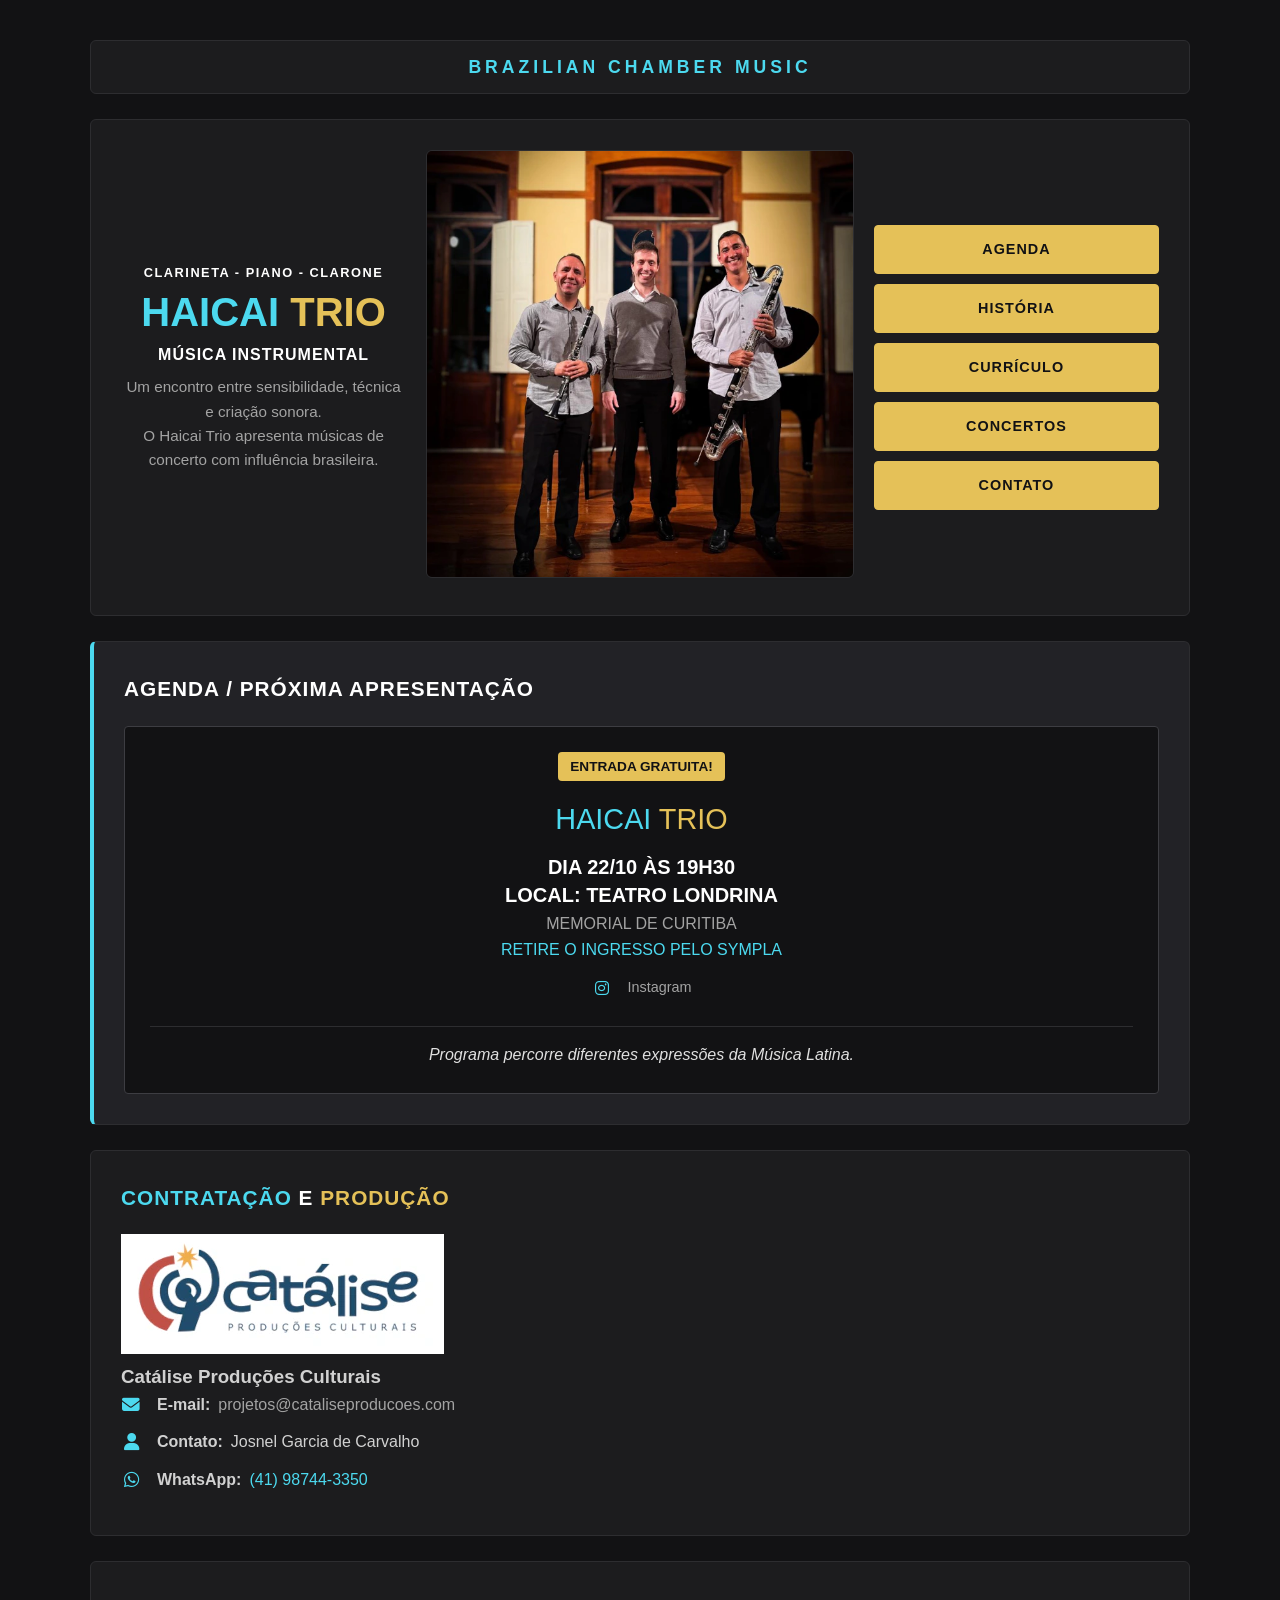
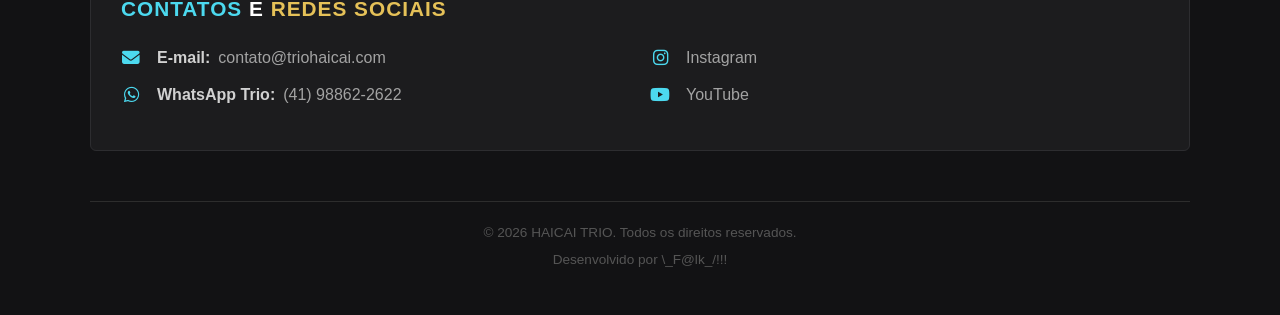
<file: index.html>
<!DOCTYPE html>
<html lang="pt-BR">
<head>
    <meta charset="UTF-8">
    <meta name="viewport" content="width=device-width, initial-scale=1.0">
    <title>HAICAI TRIO - Website Oficial</title>
    <!-- Substitua o link do Font Awesome por este atualizado e estável -->
    <link rel="stylesheet" href="https://cdnjs.cloudflare.com/ajax/libs/font-awesome/6.7.2/css/all.min.css">
    <link rel="stylesheet" href="style.css">
</head>
<body class="bg-dark">

<div class="container">

    <!-- Tarja de Cabeçalho Superior -->
    <div class="top-stripe">
        <h3>Brazilian Chamber Music</h3>
    </div>

<section class="top-section-box">

    <!-- Topo Tripartido -->
    <header class="top-layout">
        
        <!-- Coluna 1: Identificação -->
        <div class="brand-box">
         <span class="instruments-tag">clarineta - piano - clarone</span>
        <h1>HAICAI <span class="gold-text">TRIO</span></h1>
         <p class="subtitle">Música Instrumental</p>
         <p class="description-text">Um encontro entre sensibilidade, técnica e criação sonora.</p>
         <p class="description-text">O Haicai Trio apresenta músicas de concerto com influência brasileira.</p>
        </div>

        <!-- Coluna 2: Banner Centralizado -->
        <div class="banner-box">
            <img src="banner.jpg.webp" alt="Banner HAICAI TRIO" class="header-banner">
        </div>

        <!-- Coluna 3: Links Flutuantes à Direita -->
        <nav class="nav-box">
            <a href="#agenda" class="nav-btn">Agenda</a>
            <a href="historia/index.html" class="nav-btn">História</a>
            <a href="curriculo/index.html" class="nav-btn">Currículo</a>
            <a href="concertos/index.html" class="nav-btn">Concertos</a>
            <a href="#contato" class="nav-btn">Contato</a>
        </nav>

    </header>
</section>

   <!-- Seção de Agenda -->
    <section id="agenda" class="featured-event">
    <h2>Agenda / Próxima Apresentação</h2>
    <div class="event-box">
        <span class="event-badge">Entrada Gratuita!</span>
        <div class="event-title">HAICAI <span class="gold-text">TRIO</span></div>
        
        <div class="event-details">
            Dia 22/10 às 19h30 <br> 
            Local: Teatro Londrina <br> 
            <div style="font-size: 1rem; color: #a3a3a3; font-weight: normal; margin-top: 4px;">Memorial de Curitiba</div>
            <div style="font-size: 1rem; color: #4cd9ef; font-weight: normal; margin-top: 4px;">Retire o Ingresso pelo Sympla</div>
        </div>

        <!-- Bloco do Instagram Centralizado e Reduzido -->
        <div style="display: flex; justify-content: center; margin: 15px 0;">
            <ul class="info-links" style="padding: 0; margin: 0; list-style: none;">
                <li style="display: flex; align-items: center; gap: 8px; font-size: 0.9rem;">
                    <i class="fa-brands fa-instagram" style="color: #4cd9ef; font-size: 1rem;"></i> 
                    <a href="https://www.instagram.com/p/DedWkGcud6w/?psln=bmEwMWRvNHJwbDJr" target="_blank" style="font-size: 0.9rem;">Instagram</a>
                </li>
            </ul>
        </div>

        <p class="event-description">
            Programa percorre diferentes expressões da Música Latina.
        </p>
    </div>
    </section>

   <!-- Seção de Contratação com o mesmo Layout e Cores de Contatos -->
<section>
    <h2><span class="cyan-text">Contratação</span> e <span class="gold-text">Produção</span></h2>
    <div class="contract-info">
        <img src="catalise-logo.png.webp" alt="Catálise Produções" class="catalise-logo">
        <div class="contract-text">
            <h3>Catálise Produções Culturais</h3>
            <ul class="info-links">
                <li><i class="fa-solid fa-envelope"></i> <strong>E-mail:</strong> <a href="mailto:projetos@cataliseproducoes.com">projetos@cataliseproducoes.com</a></li>
                <li><i class="fa-solid fa-user"></i> <strong>Contato:</strong> Josnel Garcia de Carvalho</li>
                <li><i class="fa-brands fa-whatsapp"></i> <strong>WhatsApp:</strong> <a href="https://wa.me" target="_blank" style="color: #4cd9ef;">(41) 98744-3350</a></li>
            </ul>
        </div>
    </div>
</section>

    <!-- Seção de Contatos com Título Colorido e Ícones -->
<section id="contato">
    <h2><span class="cyan-text">Contatos</span> e <span class="gold-text">Redes Sociais</span></h2>
    <div class="grid-footer">
        <div>
            <ul class="info-links">
                <li><i class="fa-solid fa-envelope"></i> <strong>E-mail:</strong> <a href="mailto:contato@triohaicai.com">contato@triohaicai.com</a></li>
                <li><i class="fa-brands fa-whatsapp"></i> <strong>WhatsApp Trio:</strong> <a href="https://wa.me/41988622622" target="_blank">(41) 98862-2622</a></li>
            </ul>
        </div>
        <div>
            <ul class="info-links">
                <li><i class="fa-brands fa-instagram"></i> <a href="https://www.instagram.com/haicai_trio?psln=czBobDBmenR0Y2l4" target="_blank">Instagram</a></li>
                <li><i class="fa-brands fa-youtube"></i> <a href="https://youtube.com" target="_blank">YouTube</a></li>
            </ul>
        </div>
    </div>
</section>

    <footer>
        <p>&copy; 2026 HAICAI TRIO. Todos os direitos reservados.</p>
        <p>Desenvolvido por \_F@lk_/!!!</p>
    </footer>

</div>

</body>
</html>
</file>
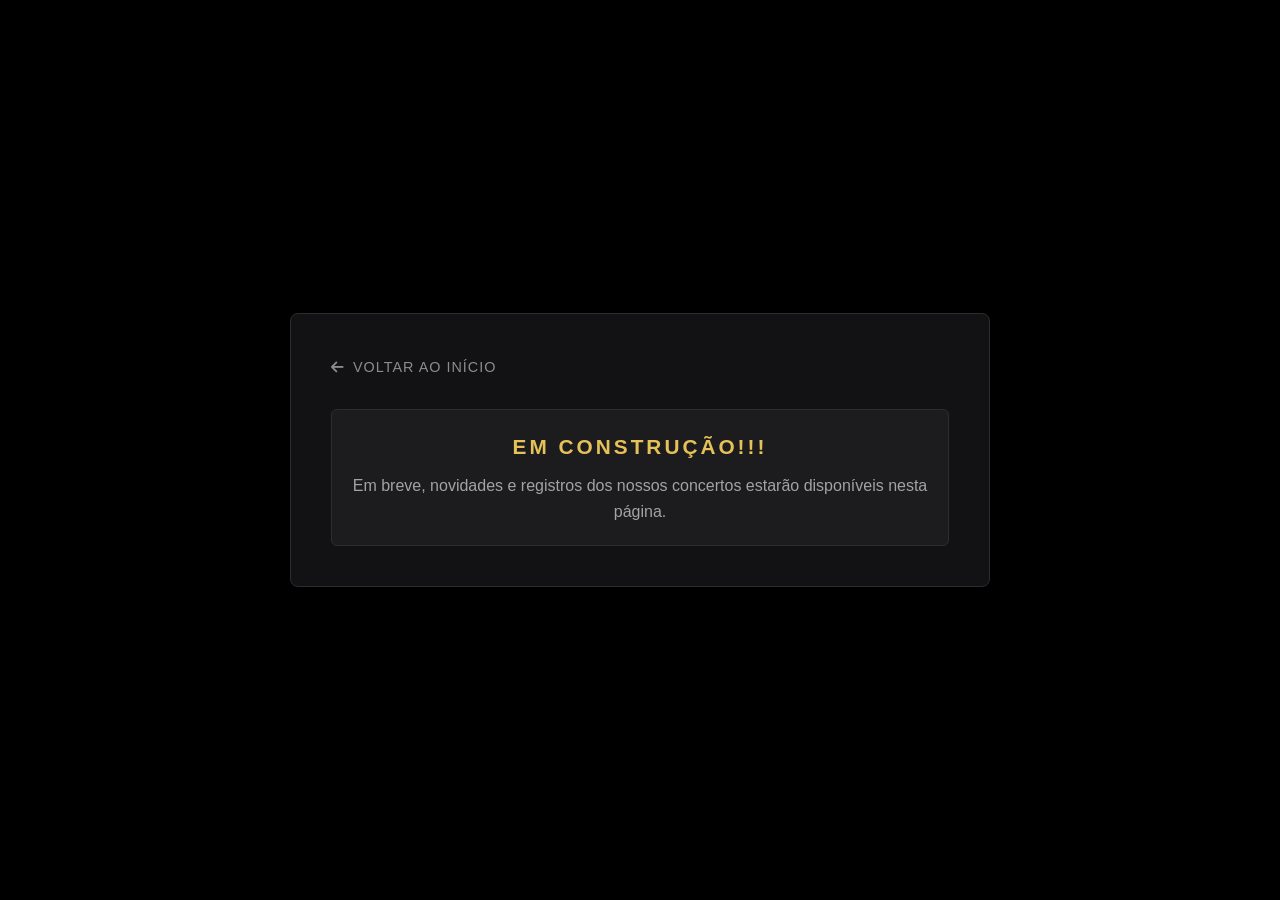
<file: concertos/index.html>
<!DOCTYPE html>
<html lang="pt-BR">
<head>
    <meta charset="UTF-8">
    <meta name="viewport" content="width=device-width, initial-scale=1.0">
    <title>HAICAI TRIO - Em Construção</title>
    <!-- Biblioteca de Ícones Estável -->
    <link rel="stylesheet" href="https://cdnjs.cloudflare.com/ajax/libs/font-awesome/6.7.2/css/all.min.css">
    <style>
        /* Configurações Gerais - Fundo Preto Absoluto */
        * {
            margin: 0;
            padding: 0;
            box-sizing: border-box;
        }
        body {
            font-family: 'Helvetica Neue', Arial, sans-serif;
            background-color: #000000; /* Fundo Preto Absoluto pedido */
            color: #d1d1d1;
            line-height: 1.6;
            padding: 60px 20px;
            display: flex;
            justify-content: center;
            align-items: center;
            min-height: 100vh;
        }
        .container {
            max-width: 700px;
            width: 100%;
        }

        /* Caixa Centralizada de Conteúdo */
        .content-card {
            background-color: #121214; /* Grafite escuro para destacar do fundo preto */
            border: 1px solid #2d2d30;
            border-radius: 8px;
            padding: 40px;
            box-shadow: 0 10px 30px rgba(0, 0, 0, 0.7);
        }

        /* Botão Voltar Compacto */
        .back-link {
            display: inline-flex;
            align-items: center;
            gap: 8px;
            color: #8c8c8c;
            text-decoration: none;
            font-size: 0.9rem;
            text-transform: uppercase;
            letter-spacing: 1px;
            margin-bottom: 30px;
            transition: color 0.2s ease;
        }
        .back-link:hover {
            color: #4cd9ef; /* Transição para o azul ciano */
        }

        /* Tarja / Bloco de Aviso */
        .top-stripe {
            background-color: #1c1c1e;
            border: 1px solid #2d2d30;
            border-radius: 6px;
            padding: 20px;
            text-align: center;
        }
        .top-stripe h3 {
            color: #e5c158; /* Dourado Ouro para o aviso */
            font-family: 'Arial Black', 'Impact', sans-serif;
            font-size: 1.3rem;
            text-transform: uppercase;
            letter-spacing: 3px;
            font-weight: 900;
        }
        .top-stripe p {
            font-size: 1rem;
            color: #a3a3a3;
            margin-top: 10px;
        }
    </style>
</head>
<body>

<div class="container">
    
    <!-- Caixa com todo o conteúdo interno -->
    <div class="content-card">

        <!-- Botão de Voltar Configurado -->
        <a href="../index.html" class="back-link">
            <i class="fa-solid fa-arrow-left"></i> Voltar ao Início
        </a>

        <!-- Bloco de Aviso Centralizado -->
        <div class="top-stripe">
            <h3>EM CONSTRUÇÃO!!!</h3>
            <p>Em breve, novidades e registros dos nossos concertos estarão disponíveis nesta página.</p>
        </div>

    </div>

</div>

</body>
</html>
</file>
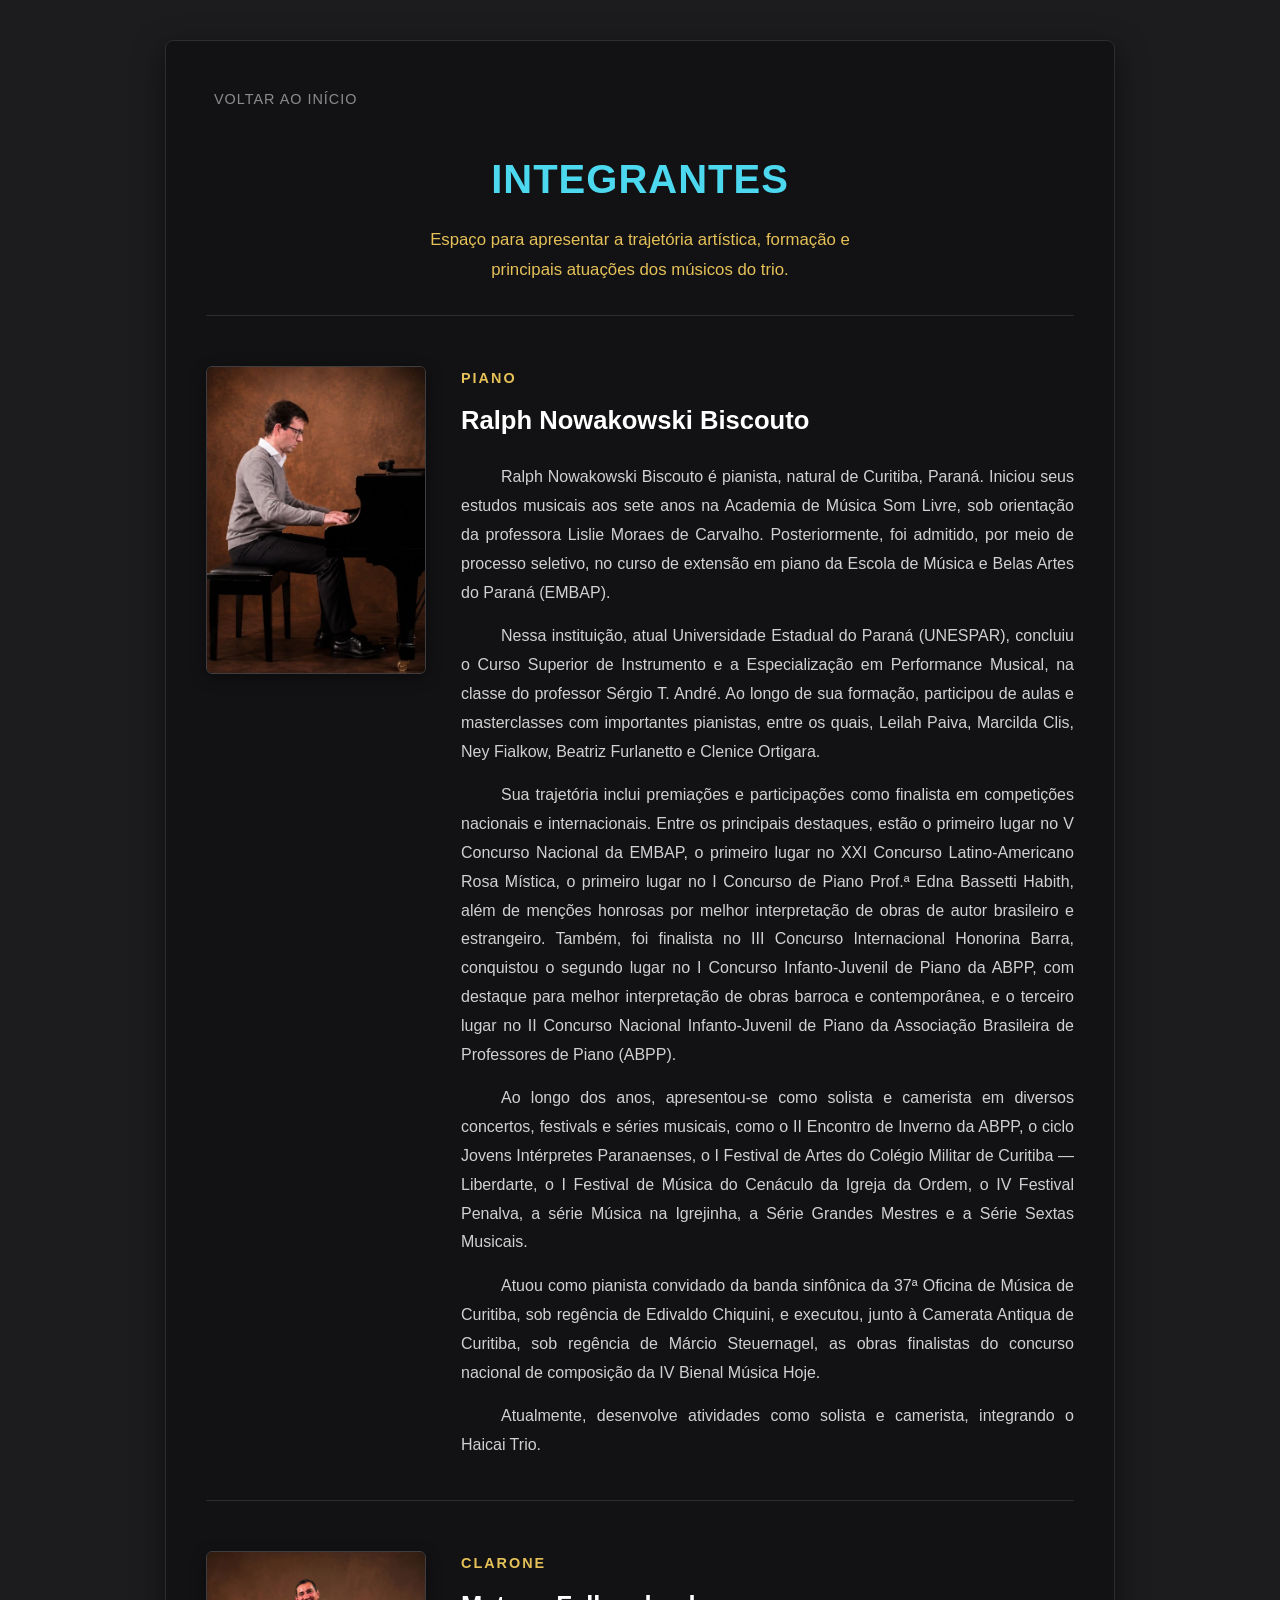
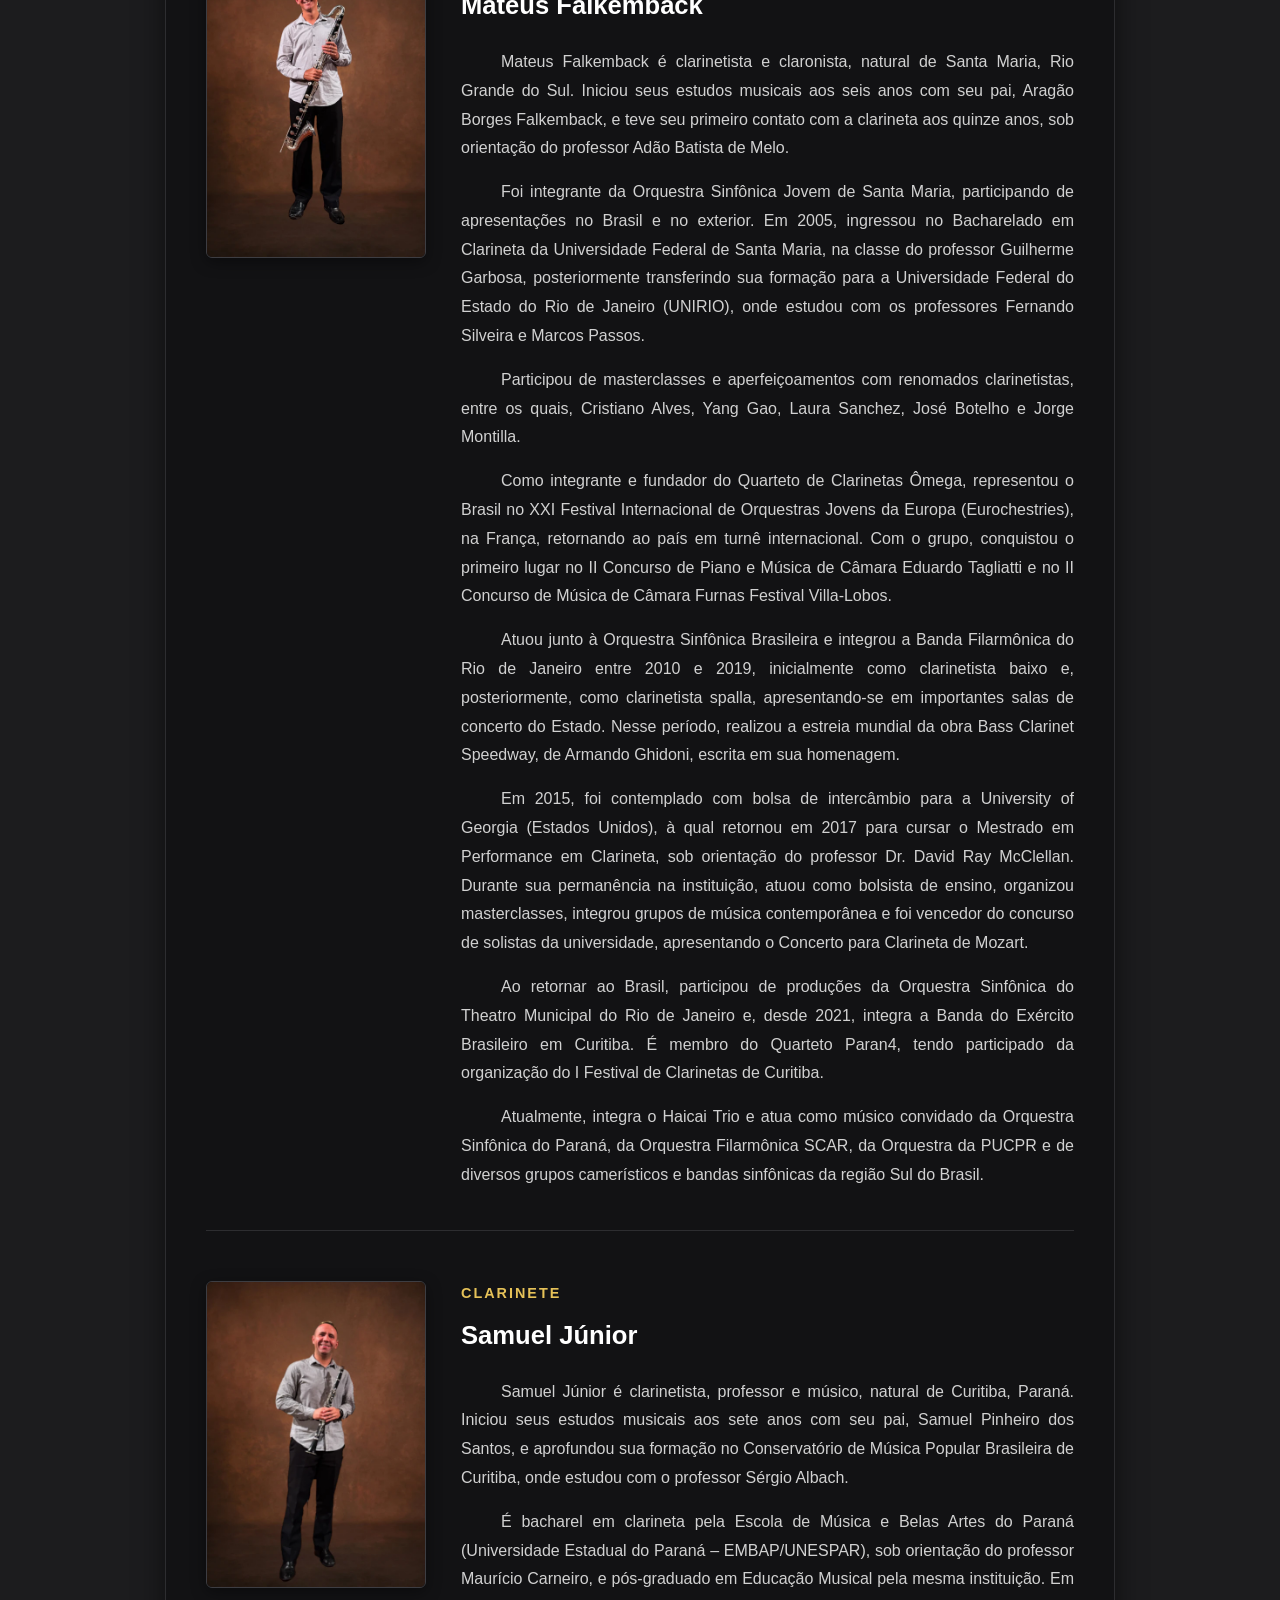
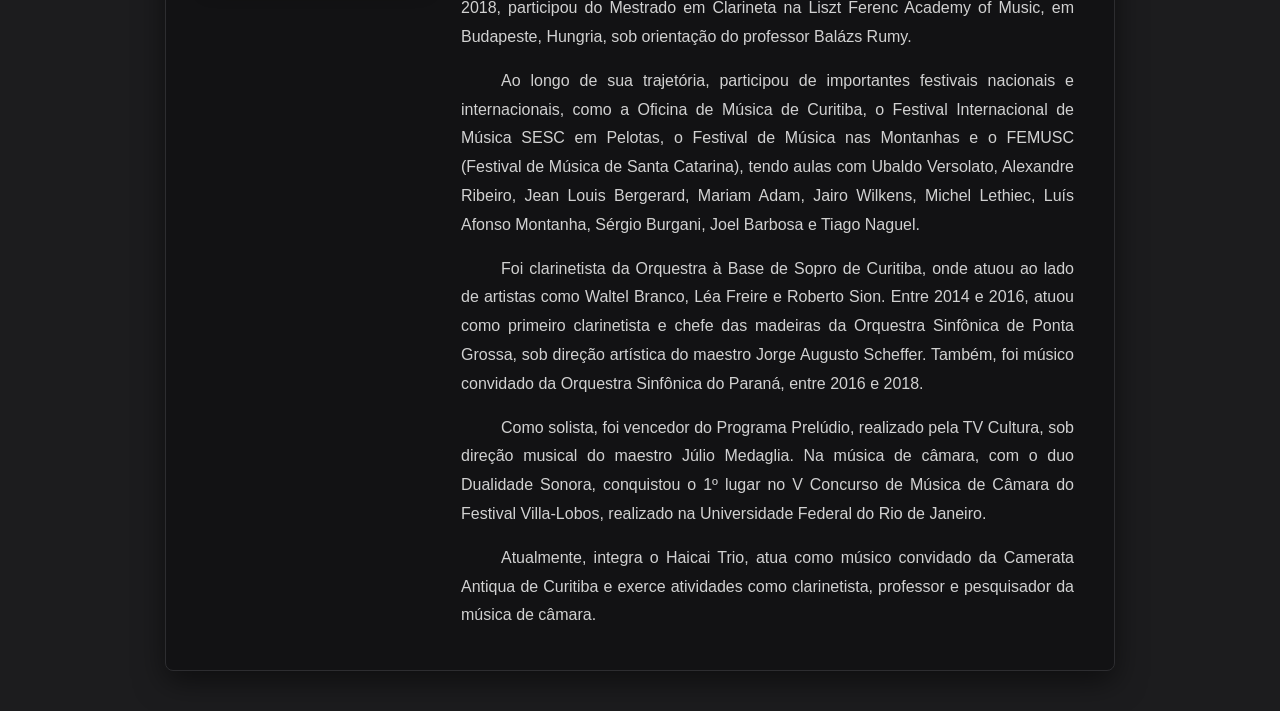
<file: curriculo/index.html>
<!DOCTYPE html>
<html lang="pt-BR">
<head>
    <meta charset="UTF-8">
    <meta name="viewport" content="width=device-width, initial-scale=1.0">
    <title>Integrantes - HAICAI TRIO</title>
    <!-- Ícone para o botão de voltar -->
    <link rel="stylesheet" href="https://cloudflare.com">
    <style>
        /* Configurações Gerais - Fundo Cinza Escuro */
        * {
            margin: 0;
            padding: 0;
            box-sizing: border-box;
        }
        body {
            font-family: 'Helvetica Neue', Arial, sans-serif;
            background-color: #1c1c1e; /* Fundo Cinza Escuro pedido */
            color: #d1d1d1; /* Texto cinza claro */
            line-height: 1.8;
            padding: 40px 20px;
        }
        .container {
            max-width: 950px; /* Largura expandida para acomodar foto + texto lado a lado */
            margin: 0 auto;
        }

        /* Caixa Centralizada de Conteúdo */
        .content-card {
            background-color: #121214; /* Grafite quase preto para destacar do fundo */
            border: 1px solid #2d2d30;
            border-radius: 8px;
            padding: 40px;
            box-shadow: 0 10px 30px rgba(0, 0, 0, 0.5);
        }

        /* Botão Voltar */
        .back-link {
            display: inline-flex;
            align-items: center;
            gap: 8px;
            color: #8c8c8c;
            text-decoration: none;
            font-size: 0.9rem;
            text-transform: uppercase;
            letter-spacing: 1px;
            margin-bottom: 30px;
            transition: color 0.2s ease;
        }
        .back-link:hover {
            color: #4cd9ef;
        }

        /* Cabeçalho de Títulos */
        header {
            text-align: center;
            margin-bottom: 50px;
            border-bottom: 1px solid #2d2d30;
            padding-bottom: 30px;
        }
        h1 {
            font-family: 'Arial Black', 'Impact', sans-serif;
            font-size: 2.5rem;
            color: #4cd9ef; /* Título no Azul Ciano */
            text-transform: uppercase;
            letter-spacing: 1px;
            font-weight: 900;
            margin-bottom: 10px;
        }
        .subtitle {
            font-size: 1.05rem;
            color: #e5c158; /* Subtítulo no Dourado Ouro */
            max-width: 700px;
            margin: 0 auto;
            font-weight: 500;
        }

        /* --- LISTA DE INTEGRANTES (FOTOS NA VERTICAL) --- */
        .member-row {
            display: flex;
            align-items: flex-start;
            gap: 35px;
            margin-bottom: 50px;
            padding-bottom: 40px;
            border-bottom: 1px solid #2d2d30;
        }
        .member-row:last-child {
            margin-bottom: 0;
            padding-bottom: 0;
            border-bottom: none;
        }

        /* Container da Foto */
        .member-photo-box {
            flex: 0 0 220px; /* Largura fixa para manter as fotos verticais idênticas */
            text-align: center;
        }
        .member-photo {
            width: 100%;
            height: auto;
            border-radius: 6px;
            border: 1px solid #3d3d42;
            box-shadow: 0 4px 15px rgba(0,0,0,0.4);
        }

        /* Bloco de Texto */
        .member-bio {
            flex: 1;
        }
        .member-instrument {
            font-size: 0.9rem;
            color: #e5c158; /* Instrumento em Dourado */
            text-transform: uppercase;
            letter-spacing: 2px;
            font-weight: bold;
            display: block;
            margin-bottom: 5px;
        }
        .member-bio h2 {
            font-family: 'Arial Black', sans-serif;
            font-size: 1.6rem;
            color: #ffffff;
            margin-bottom: 20px;
        }
        .member-bio p {
            font-size: 1rem;
            margin-bottom: 15px;
            text-align: justify;
            text-indent: 40px; /* Recuo no início de cada parágrafo */
        }
        .member-bio p:last-child {
            margin-bottom: 0;
        }

        /* --- ADAPTAÇÃO PARA CELULAR --- */
        @media (max-width: 768px) {
            .member-row {
                flex-direction: column;
                align-items: center;
                gap: 20px;
            }
            .member-photo-box {
                flex: 0 0 auto;
                width: 60%; /* Foto reduzida e centralizada no mobile */
            }
            .member-bio h2, .member-instrument {
                text-align: center;
            }
        }

        /* Rodapé Sutil */
        footer {
            text-align: center;
            margin-top: 40px;
            color: #555555;
            font-size: 0.8rem;
        }
    </style>
</head>
<body>

    <div class="container">
        <main class="content-card">
            
            <!-- Botão Voltar -->
            <a href="../index.html" class="back-link">
                <i class="fa-solid fa-arrow-left"></i> Voltar ao Início
            </a>

            <!-- Cabeçalho Principal -->
            <header>
                <h1>Integrantes</h1>
                <p class="subtitle">Espaço para apresentar a trajetória artística, formação e</p>
                <p class="subtitle">principais atuações dos músicos do trio.</p>
            </header>

            <!-- 1º Integrante: Piano -->
            <div class="member-row">
                <div class="member-photo-box">
                    <img src="image_1MIYQz.png.webp" alt="Ralph Nowakowski Biscouto" class="member-photo">
                </div>
                <div class="member-bio">
                    <span class="member-instrument">Piano</span>
                    <h2>Ralph Nowakowski Biscouto</h2>
                    <p>Ralph Nowakowski Biscouto é pianista, natural de Curitiba, Paraná. Iniciou seus estudos musicais aos sete anos na Academia de Música Som Livre, sob orientação da professora Lislie Moraes de Carvalho. Posteriormente, foi admitido, por meio de processo seletivo, no curso de extensão em piano da Escola de Música e Belas Artes do Paraná (EMBAP).</p>
                    <p>Nessa instituição, atual Universidade Estadual do Paraná (UNESPAR), concluiu o Curso Superior de Instrumento e a Especialização em Performance Musical, na classe do professor Sérgio T. André. Ao longo de sua formação, participou de aulas e masterclasses com importantes pianistas, entre os quais, Leilah Paiva, Marcilda Clis, Ney Fialkow, Beatriz Furlanetto e Clenice Ortigara.</p>
                    <p>Sua trajetória inclui premiações e participações como finalista em competições nacionais e internacionais. Entre os principais destaques, estão o primeiro lugar no V Concurso Nacional da EMBAP, o primeiro lugar no XXI Concurso Latino-Americano Rosa Mística, o primeiro lugar no I Concurso de Piano Prof.ª Edna Bassetti Habith, além de menções honrosas por melhor interpretação de obras de autor brasileiro e estrangeiro. Também, foi finalista no III Concurso Internacional Honorina Barra, conquistou o segundo lugar no I Concurso Infanto-Juvenil de Piano da ABPP, com destaque para melhor interpretação de obras barroca e contemporânea, e o terceiro lugar no II Concurso Nacional Infanto-Juvenil de Piano da Associação Brasileira de Professores de Piano (ABPP).</p>
                    <p>Ao longo dos anos, apresentou-se como solista e camerista em diversos concertos, festivals e séries musicais, como o II Encontro de Inverno da ABPP, o ciclo Jovens Intérpretes Paranaenses, o I Festival de Artes do Colégio Militar de Curitiba — Liberdarte, o I Festival de Música do Cenáculo da Igreja da Ordem, o IV Festival Penalva, a série Música na Igrejinha, a Série Grandes Mestres e a Série Sextas Musicais.</p>
                    <p>Atuou como pianista convidado da banda sinfônica da 37ª Oficina de Música de Curitiba, sob regência de Edivaldo Chiquini, e executou, junto à Camerata Antiqua de Curitiba, sob regência de Márcio Steuernagel, as obras finalistas do concurso nacional de composição da IV Bienal Música Hoje.</p>
                    <p>Atualmente, desenvolve atividades como solista e camerista, integrando o Haicai Trio.</p>
                </div>
            </div>
            <!-- 2º Integrante: Clarone -->
<div class="member-row">
    <div class="member-photo-box">
        <img src="image_S1A-yE.png.webp" alt="Mateus Falkemback" class="member-photo">
    </div>
    <div class="member-bio">
        <span class="member-instrument">Clarone</span>
        <h2>Mateus Falkemback</h2>
        <p>Mateus Falkemback é clarinetista e claronista, natural de Santa Maria, Rio Grande do Sul. Iniciou seus estudos musicais aos seis anos com seu pai, Aragão Borges Falkemback, e teve seu primeiro contato com a clarineta aos quinze anos, sob orientação do professor Adão Batista de Melo.</p>
        <p>Foi integrante da Orquestra Sinfônica Jovem de Santa Maria, participando de apresentações no Brasil e no exterior. Em 2005, ingressou no Bacharelado em Clarineta da Universidade Federal de Santa Maria, na classe do professor Guilherme Garbosa, posteriormente transferindo sua formação para a Universidade Federal do Estado do Rio de Janeiro (UNIRIO), onde estudou com os professores Fernando Silveira e Marcos Passos.</p>
        <p>Participou de masterclasses e aperfeiçoamentos com renomados clarinetistas, entre os quais, Cristiano Alves, Yang Gao, Laura Sanchez, José Botelho e Jorge Montilla.</p>
        <p>Como integrante e fundador do Quarteto de Clarinetas Ômega, representou o Brasil no XXI Festival Internacional de Orquestras Jovens da Europa (Eurochestries), na França, retornando ao país em turnê internacional. Com o grupo, conquistou o primeiro lugar no II Concurso de Piano e Música de Câmara Eduardo Tagliatti e no II Concurso de Música de Câmara Furnas Festival Villa-Lobos.</p>
        <p>Atuou junto à Orquestra Sinfônica Brasileira e integrou a Banda Filarmônica do Rio de Janeiro entre 2010 e 2019, inicialmente como clarinetista baixo e, posteriormente, como clarinetista spalla, apresentando-se em importantes salas de concerto do Estado. Nesse período, realizou a estreia mundial da obra Bass Clarinet Speedway, de Armando Ghidoni, escrita em sua homenagem.</p>
        <p>Em 2015, foi contemplado com bolsa de intercâmbio para a University of Georgia (Estados Unidos), à qual retornou em 2017 para cursar o Mestrado em Performance em Clarineta, sob orientação do professor Dr. David Ray McClellan. Durante sua permanência na instituição, atuou como bolsista de ensino, organizou masterclasses, integrou grupos de música contemporânea e foi vencedor do concurso de solistas da universidade, apresentando o Concerto para Clarineta de Mozart.</p>
        <p>Ao retornar ao Brasil, participou de produções da Orquestra Sinfônica do Theatro Municipal do Rio de Janeiro e, desde 2021, integra a Banda do Exército Brasileiro em Curitiba. É membro do Quarteto Paran4, tendo participado da organização do I Festival de Clarinetas de Curitiba.</p>
        <p>Atualmente, integra o Haicai Trio e atua como músico convidado da Orquestra Sinfônica do Paraná, da Orquestra Filarmônica SCAR, da Orquestra da PUCPR e de diversos grupos camerísticos e bandas sinfônicas da região Sul do Brasil.</p>
    </div>
</div>
        <!-- 3º Integrante: Clarinete -->
<div class="member-row">
    <div class="member-photo-box">
        <img src="image_18fm36.png.webp" alt="Samuel Júnior" class="member-photo">
    </div>
    <div class="member-bio">
        <span class="member-instrument">Clarinete</span>
        <h2>Samuel Júnior</h2>
        <p>Samuel Júnior é clarinetista, professor e músico, natural de Curitiba, Paraná. Iniciou seus estudos musicais aos sete anos com seu pai, Samuel Pinheiro dos Santos, e aprofundou sua formação no Conservatório de Música Popular Brasileira de Curitiba, onde estudou com o professor Sérgio Albach.</p>
        <p>É bacharel em clarineta pela Escola de Música e Belas Artes do Paraná (Universidade Estadual do Paraná – EMBAP/UNESPAR), sob orientação do professor Maurício Carneiro, e pós-graduado em Educação Musical pela mesma instituição. Em 2018, participou do Mestrado em Clarineta na Liszt Ferenc Academy of Music, em Budapeste, Hungria, sob orientação do professor Balázs Rumy.</p>
        <p>Ao longo de sua trajetória, participou de importantes festivais nacionais e internacionais, como a Oficina de Música de Curitiba, o Festival Internacional de Música SESC em Pelotas, o Festival de Música nas Montanhas e o FEMUSC (Festival de Música de Santa Catarina), tendo aulas com Ubaldo Versolato, Alexandre Ribeiro, Jean Louis Bergerard, Mariam Adam, Jairo Wilkens, Michel Lethiec, Luís Afonso Montanha, Sérgio Burgani, Joel Barbosa e Tiago Naguel.</p>
        <p>Foi clarinetista da Orquestra à Base de Sopro de Curitiba, onde atuou ao lado de artistas como Waltel Branco, Léa Freire e Roberto Sion. Entre 2014 e 2016, atuou como primeiro clarinetista e chefe das madeiras da Orquestra Sinfônica de Ponta Grossa, sob direção artística do maestro Jorge Augusto Scheffer. Também, foi músico convidado da Orquestra Sinfônica do Paraná, entre 2016 e 2018.</p>
        <p>Como solista, foi vencedor do Programa Prelúdio, realizado pela TV Cultura, sob direção musical do maestro Júlio Medaglia. Na música de câmara, com o duo Dualidade Sonora, conquistou o 1º lugar no V Concurso de Música de Câmara do Festival Villa-Lobos, realizado na Universidade Federal do Rio de Janeiro.</p>
        <p>Atualmente, integra o Haicai Trio, atua como músico convidado da Camerata Antiqua de Curitiba e exerce atividades como clarinetista, professor e pesquisador da música de câmara.</p>
    </div>
</div>
</file>
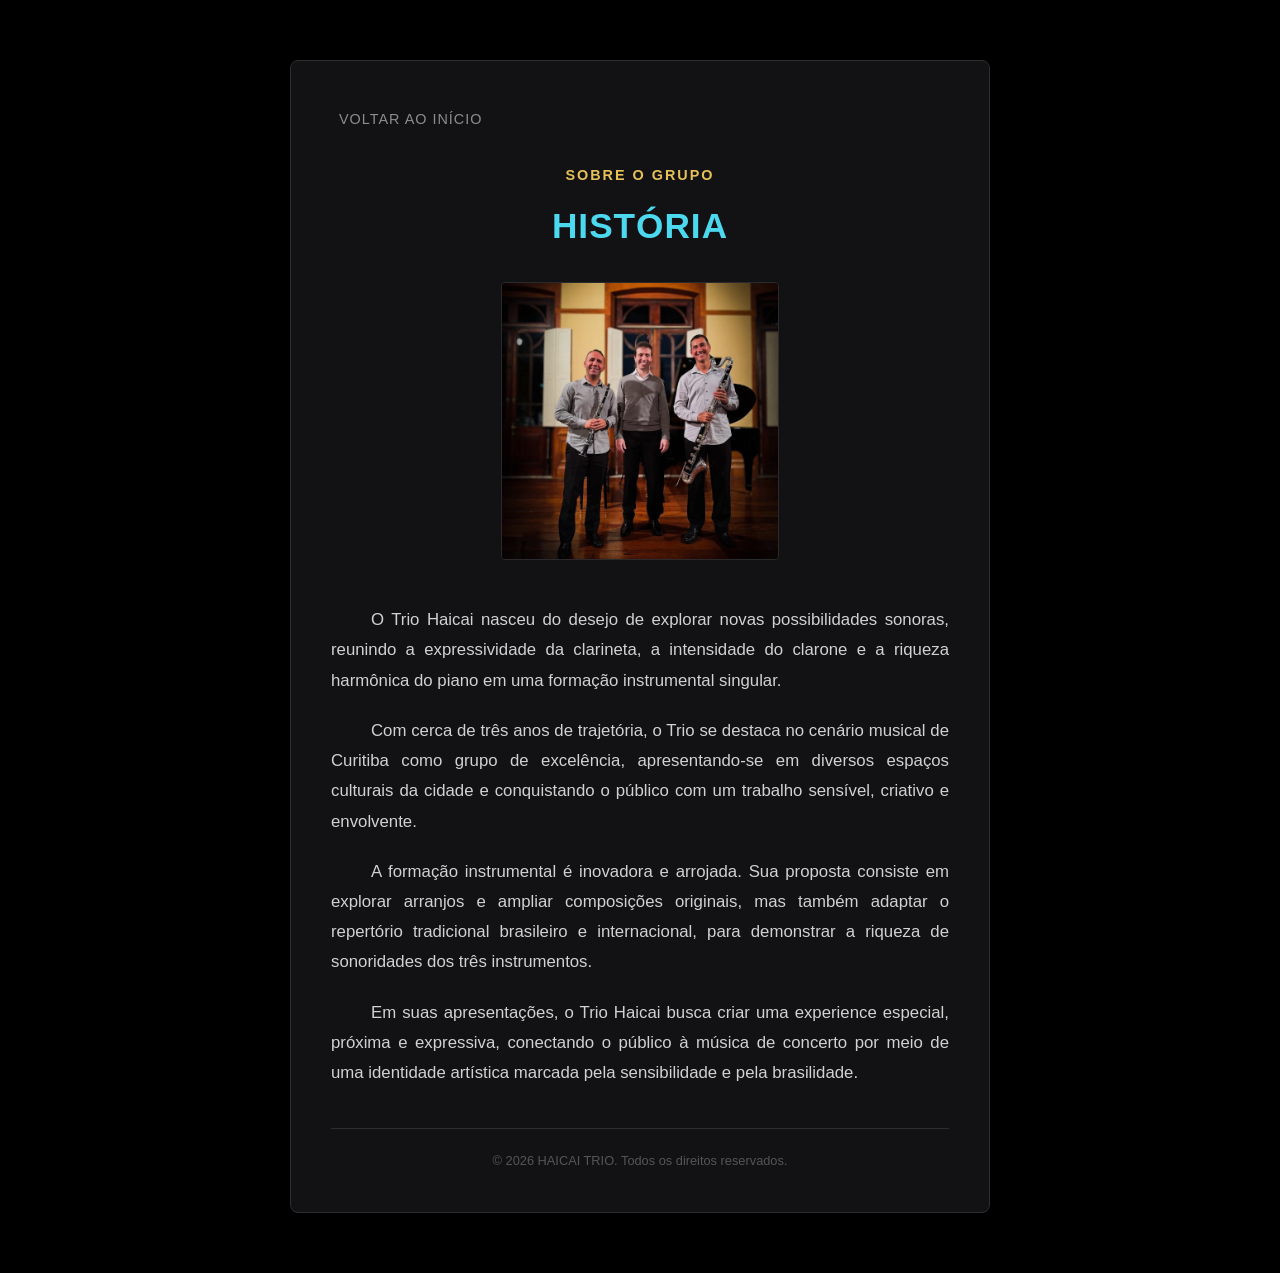
<file: historia/index.html>
<!DOCTYPE html>
<html lang="pt-BR">
<head>
    <meta charset="UTF-8">
    <meta name="viewport" content="width=device-width, initial-scale=1.0">
    <title>História - HAICAI TRIO</title>
    <!-- Ícone para o botão de voltar -->
    <link rel="stylesheet" href="https://cloudflare.com">
    <style>
        /* Configurações Gerais - Fundo Negro Total */
        * {
            margin: 0;
            padding: 0;
            box-sizing: border-box;
        }
        body {
            font-family: 'Helvetica Neue', Arial, sans-serif;
            background-color: #000000; /* Fundo Negro Total */
            color: #d1d1d1; /* Texto cinza claro */
            line-height: 1.8;
            padding: 60px 20px;
            display: flex;
            justify-content: center;
            align-items: center;
            min-height: 100vh;
        }

        /* Caixa Centralizada de Conteúdo */
        .content-card {
            background-color: #121214; /* Grafite escuro */
            border: 1px solid #2d2d30;
            border-radius: 8px;
            max-width: 700px;
            width: 100%;
            padding: 40px;
            box-shadow: 0 10px 30px rgba(0, 0, 0, 0.7);
        }

        /* Botão Voltar Compacto */
        .back-link {
            display: inline-flex;
            align-items: center;
            gap: 8px;
            color: #8c8c8c;
            text-decoration: none;
            font-size: 0.9rem;
            text-transform: uppercase;
            letter-spacing: 1px;
            margin-bottom: 30px;
            transition: color 0.2s ease;
        }
        .back-link:hover {
            color: #4cd9ef;
        }

        /* Cabeçalho de Títulos */
        header {
            text-align: center;
            margin-bottom: 25px; /* Ajustado para aproximar do banner */
        }
        .section-tag {
            font-size: 0.9rem;
            color: #e5c158; /* Dourado Ouro */
            text-transform: uppercase;
            letter-spacing: 2px;
            font-weight: bold;
            display: block;
            margin-bottom: 5px;
        }
        h1 {
            font-family: 'Arial Black', 'Impact', sans-serif;
            font-size: 2.2rem;
            color: #4cd9ef; /* Azul Ciano */
            text-transform: uppercase;
            letter-spacing: 1px;
            font-weight: 900;
        }

        /* Alinhamento da Imagem do Banner Reduzida */
        .image-wrapper {
            text-align: center;
            margin-bottom: 35px; /* Espaço confortável antes do início do texto */
        }
        .story-banner {
            max-width: 45%;
            height: auto;
            border-radius: 4px;
            border: 1px solid #2d2d30;
            opacity: 0.9;
        }
        @media (max-width: 500px) {
            .story-banner {
                max-width: 70%;
            }
        }

        /* Corpo do Texto com Recuo de Parágrafo */
        .story-text p {
            font-size: 1.05rem;
            margin-bottom: 20px;
            text-align: justify;
            text-indent: 40px; /* Recuo de parágrafo */
        }
        .story-text p:last-child {
            margin-bottom: 0;
        }

        /* Rodapé Interno */
        footer {
            text-align: center;
            margin-top: 40px;
            padding-top: 20px;
            border-top: 1px solid #2d2d2d;
            color: #555555;
            font-size: 0.8rem;
        }
    </style>
</head>
<body>

    <article class="content-card">
        
        <!-- Botão Voltar -->
        <a href="../index.html" class="back-link">
            <i class="fa-solid fa-arrow-left"></i> Voltar ao Início
        </a>

        <!-- Identidade Visual (Títulos Acima) -->
        <header>
            <span class="section-tag">Sobre o Grupo</span>
            <h1>História</h1>
        </header>

        <!-- Foto do Banner (Abaixo dos Títulos) -->
        <div class="image-wrapper">
            <img src="../banner.jpg.webp" alt="HAICAI TRIO" class="story-banner">
        </div>

        <!-- Conteúdo de Texto -->
        <div class="story-text">
            <p>O Trio Haicai nasceu do desejo de explorar novas possibilidades sonoras, reunindo a expressividade da clarineta, a intensidade do clarone e a riqueza harmônica do piano em uma formação instrumental singular.</p>
            
            <p>Com cerca de três anos de trajetória, o Trio se destaca no cenário musical de Curitiba como grupo de excelência, apresentando-se em diversos espaços culturais da cidade e conquistando o público com um trabalho sensível, criativo e envolvente.</p>
            
            <p>A formação instrumental é inovadora e arrojada. Sua proposta consiste em explorar arranjos e ampliar composições originais, mas também adaptar o repertório tradicional brasileiro e internacional, para demonstrar a riqueza de sonoridades dos três instrumentos.</p>
            
            <p>Em suas apresentações, o Trio Haicai busca criar uma experience especial, próxima e expressiva, conectando o público à música de concerto por meio de uma identidade artística marcada pela sensibilidade e pela brasilidade.</p>
        </div>

        <!-- Rodapé -->
        <footer>
            <p>&copy; 2026 HAICAI TRIO. Todos os direitos reservados.</p>
        </footer>

    </article>

</body>
</html>
</file>
<file: style.css>
/* ==========================================================================
   1. CONFIGURAÇÕES GERAIS E CORES BASE
   ========================================================================== */
* {
    margin: 0;
    padding: 0;
    box-sizing: border-box;
}

body.bg-dark {
    font-family: 'Helvetica Neue', Arial, sans-serif;
    background-color: #121214; /* Cinza grafite muito escuro */
    color: #d1d1d1; /* Texto cinza claro */
    line-height: 1.6;
    padding: 40px 20px;
}

.container {
    max-width: 1100px; /* Largura expandida para acomodar o layout em colunas */
    margin: 0 auto;
}

/* ==========================================================================
   2. TARJA SUPERIOR (BRAZILIAN CHAMBER MUSIC)
   ========================================================================== */
.top-stripe {
    background-color: #1c1c1e;
    border: 1px solid #2d2d30;
    border-radius: 6px;
    padding: 12px 20px;
    text-align: center;
    margin-bottom: 25px;
}

.top-stripe h3 {
    color: #4cd9ef; /* Azul Ciano */
    font-family: 'Arial Black', 'Impact', sans-serif;
    font-size: 1.1rem;
    text-transform: uppercase;
    letter-spacing: 4px; /* Espaçamento elegante entre as letras */
    font-weight: 900;
}

/* ==========================================================================
   3. ESTRUTURA DO TOPO TRIPARTIDO
   ========================================================================== */
.top-layout {
    display: flex;
    align-items: center;
    justify-content: space-between;
    gap: 20px;
    margin-bottom: 50px;
    padding-bottom: 30px;
    border-bottom: 1px solid #2d2d2d;
}

/* Coluna 1: Identificação e Instrumentos */
.brand-box {
    flex: 1;
    min-width: 250px;
    text-align: center; /* Centraliza o texto dentro da própria coluna */
}

.instruments-tag {
    display: block;
    font-family: 'Helvetica Neue', Arial, sans-serif;
    font-size: 0.8rem;
    font-weight: bold;
    text-transform: uppercase;
    color: #ffffff; /* Cor Branca acima do título */
    letter-spacing: 1.5px;
    margin-bottom: 6px;
}

.brand-box h1 {
    font-family: 'Arial Black', 'Impact', sans-serif;
    font-size: 2.5rem;
    color: #4cd9ef; /* Azul Ciano */
    text-transform: uppercase;
    font-weight: 900;
    line-height: 1.1;
    margin-bottom: 8px;
}

.brand-box h1 span.gold-text {
    color: #e5c158; /* Dourado para o TRIO */
}

.brand-box .subtitle {
    font-size: 1rem;
    color: #ffffff;
    font-weight: bold;
    text-transform: uppercase;
    letter-spacing: 1px;
    margin-bottom: 8px;
}

.brand-box .description-text {
    font-size: 0.95rem;
    color: #a3a3a3;
}

/* Coluna 2: Banner Centralizado */
.banner-box {
    flex: 1.5;
    text-align: center;
}

.header-banner {
    max-width: 100%;
    height: auto;
    border-radius: 6px;
    border: 1px solid #2d2d30;
}

/* Coluna 3: Links Flutuantes à Direita */
.nav-box {
    flex: 1;
    min-width: 200px;
    display: flex;
    flex-direction: column;
    gap: 10px;
}

.nav-btn {
    display: block;
    background-color: #e5c158; /* Fundo Dourado Ouro estático */
    color: #121214; /* Texto escuro para contraste */
    border: 1px solid #e5c158;
    padding: 12px;
    text-align: center;
    border-radius: 4px;
    font-weight: bold;
    text-transform: uppercase;
    font-size: 0.9rem;
    letter-spacing: 1px;
    transition: all 0.2s ease;
    text-decoration: none;
}

/* Efeito Hover: Fundo escuro e borda/texto em Azul Ciano */
.nav-btn:hover {
    background-color: #222226;
    border-color: #4cd9ef;
    color: #4cd9ef;
}

/* ==========================================================================
   4. BLOCOS DE CONTEÚDO (AGENDA E CONTATOS)
   ========================================================================== */
section {
    background-color: #1c1c1e; /* Bloco cinza escuro */
    border: 1px solid #2d2d30;
    border-radius: 6px;
    padding: 30px;
    margin-bottom: 25px;
}

h2 {
    font-size: 1.3rem;
    color: #ffffff;
    margin-bottom: 20px;
    text-transform: uppercase;
    letter-spacing: 1px;
    font-weight: 600;
}

/* Bloco de Destaque da Próxima Apresentação */
.featured-event {
    border-left: 4px solid #4cd9ef; /* Detalhe lateral em Ciano */
    background-color: #222226;
}

.event-box {
    background-color: #121214;
    border: 1px solid #3d3d42;
    padding: 25px;
    text-align: center;
    border-radius: 4px;
}

.event-badge {
    display: inline-block;
    background-color: #e5c158;
    color: #121214;
    font-size: 0.85rem;
    font-weight: bold;
    padding: 4px 12px;
    border-radius: 4px;
    margin-bottom: 15px;
    text-transform: uppercase;
}

.event-title {
    font-family: 'Arial Black', sans-serif;
    font-size: 1.8rem;
    color: #4cd9ef;
    margin-bottom: 10px;
}

.event-title span.gold-text {
    color: #e5c158;
}

.event-details {
    font-size: 1.25rem;
    color: #ffffff;
    font-weight: bold;
    text-transform: uppercase;
    margin-bottom: 15px;
    line-height: 1.4;
}

.event-description {
    font-size: 1rem;
    color: #e0e0e0;
    font-style: italic;
    border-top: 1px solid #2d2d30;
    padding-top: 15px;
}

/* ==========================================================================
   5. RODAPÉ, LINKS E RESPONSIVIDADE
   ========================================================================== */
.grid-footer {
    display: grid;
    grid-template-columns: 1fr 1fr;
    gap: 20px;
}

ul.info-links {
    list-style: none;
}

ul.info-links li {
    margin-bottom: 12px;
}

ul.info-links i {
    margin-right: 8px;
    color: #4cd9ef; /* Ícones em Azul Ciano */
    width: 18px;
    text-align: center;
}

a {
    color: #a3a3a3;
    text-decoration: none;
    transition: color 0.2s ease;
}

a:hover {
    color: #4cd9ef;
}

footer {
    text-align: center;
    margin-top: 50px;
    color: #555555;
    font-size: 0.85rem;
    border-top: 1px solid #2d2d2d;
    padding-top: 20px;
}

footer p {
    margin-bottom: 5px;
}

/* Quebra do Topo Tripartido para Telas Menores (Tablets e Celulares) */
@media (max-width: 900px) {
    .top-layout {
        flex-direction: column;
        text-align: center;
    }
    .nav-box {
        width: 100%;
        max-width: 400px;
        margin: 0 auto;
    }
}

@media (max-width: 600px) {
    .grid-footer {
        grid-template-columns: 1fr;
    }
}
/* Nova caixa para emoldurar o topo tripartido */
.top-section-box {
    background-color: #1c1c1e; /* Mesmo fundo cinza escuro das seções */
    border: 1px solid #2d2d30; /* Mesma borda sutil */
    border-radius: 6px;        /* Cantos arredondados identicos */
    padding: 30px;
    margin-bottom: 25px;
}

/* Remove a margem antiga do topo para não duplicar o espaçamento interno */
.top-layout {
    margin-bottom: 0 !important;
    padding-bottom: 0 !important;
    border-bottom: none !important;
}
/* Classes de Cores Específicas para o Título de Contatos */
h2 span.cyan-text {
    color: #4cd9ef; /* Azul Ciano */
}

h2 span.gold-text {
    color: #e5c158; /* Dourado Ouro */
}

/* Configuração e Alinhamento dos Ícones de Contato */
ul.info-links li {
    display: flex;
    align-items: center;
    gap: 8px; /* Espaço entre o ícone e o texto */
    margin-bottom: 12px;
}

ul.info-links i {
    color: #4cd9ef; /* Cor azul ciano para destacar os ícones */
    font-size: 1.1rem;
    width: 20px; /* Largura fixa para manter o alinhamento vertical perfeito */
    text-align: center;
}
</file>
